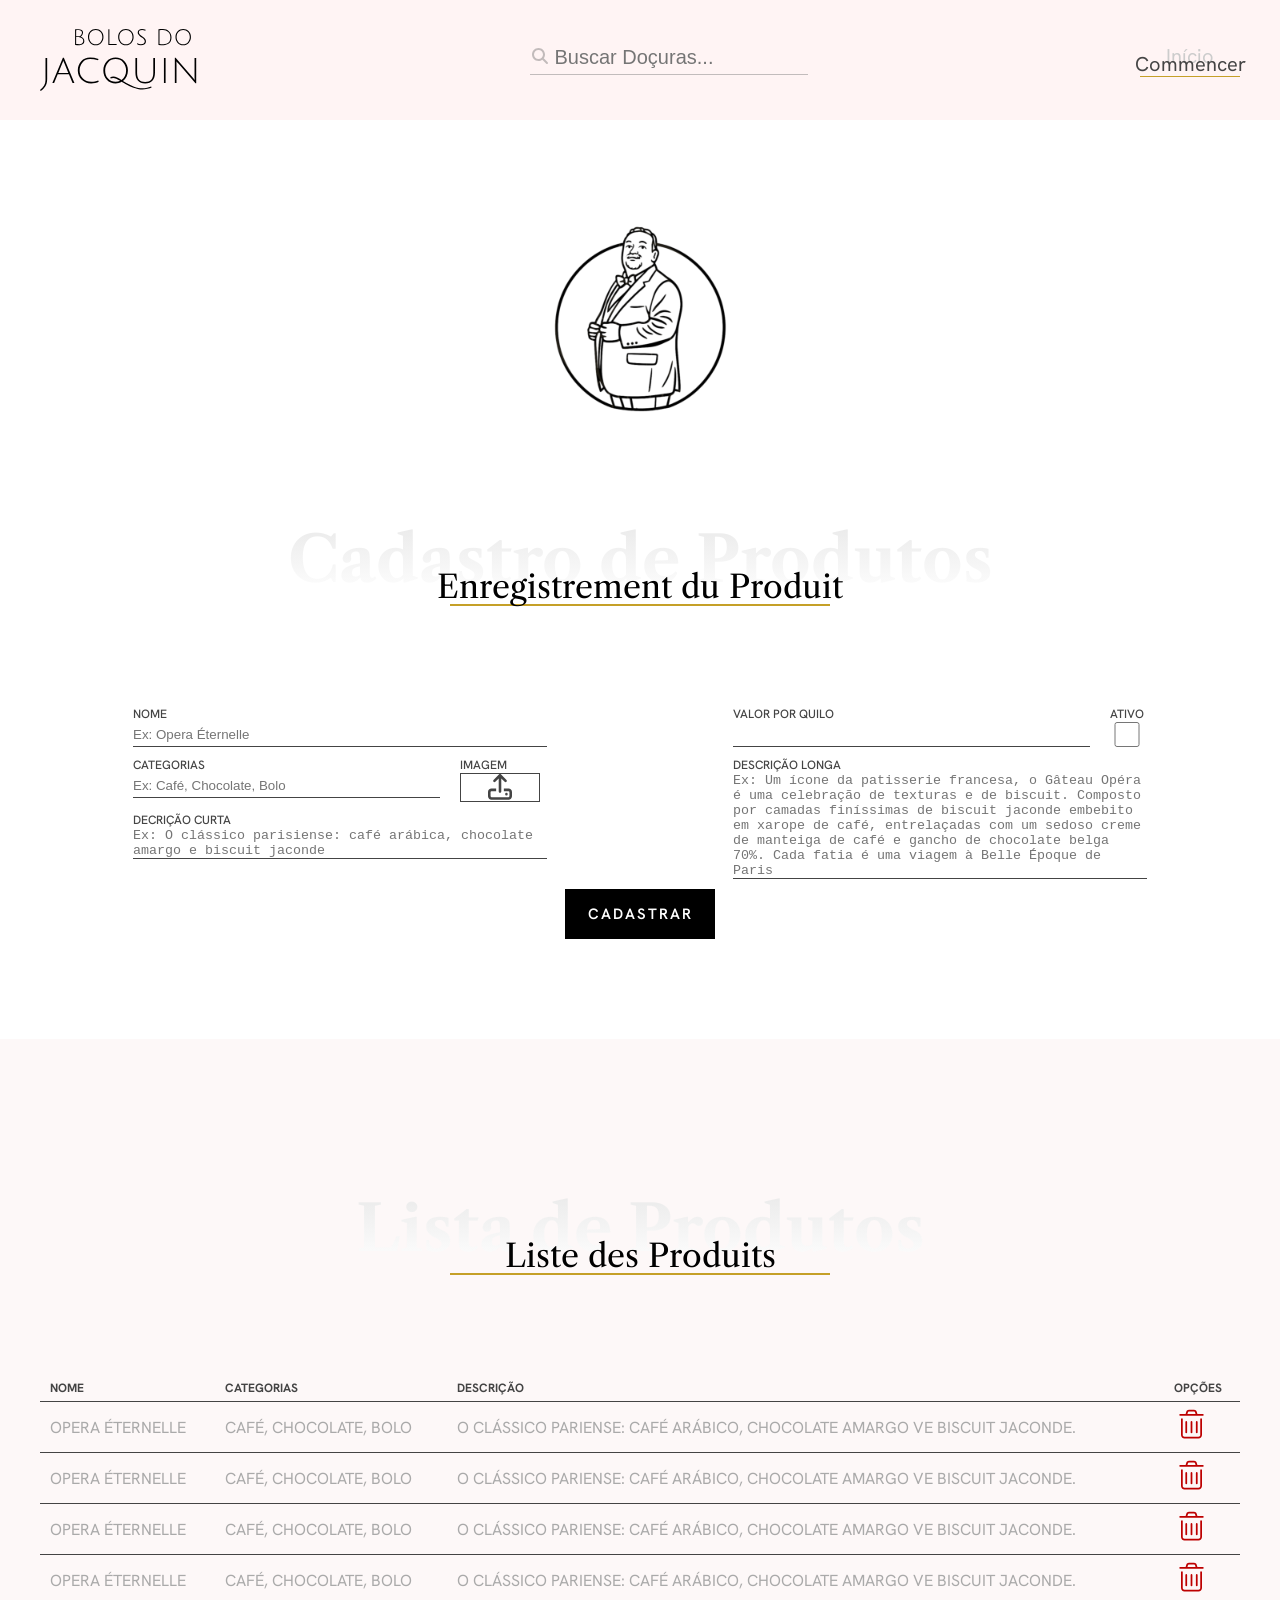
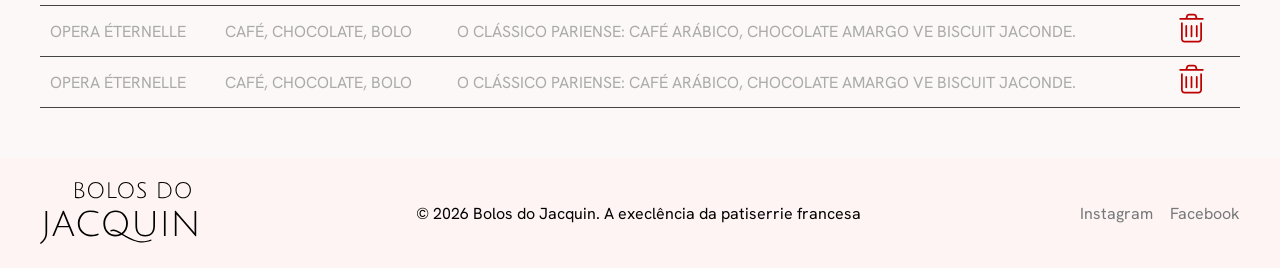
<file: admProduto/index.html>
<!DOCTYPE html>
<html lang="pt-br">

<head>
    <meta charset="UTF-8">
    <meta name="viewport" content="width=device-width, initial-scale=1.0">
    <title>Bolos do Jacquin - adm</title>
    <link rel="stylesheet" href="style.css">
    <link rel="preconnect" href="https://fonts.googleapis.com">
    <link rel="preconnect" href="https://fonts.gstatic.com" crossorigin>
    <link
        href="https://fonts.googleapis.com/css2?family=Hanken+Grotesk:ital,wght@0,100..900;1,100..900&family=Libre+Caslon+Text:ital,wght@0,400;0,700;1,400&display=swap"
        rel="stylesheet">
</head>

<body>
    <header>
        <div class="container header_container">

            <img src="../IMG/Logo.svg" alt="">

            <div class="box_busca">
                <svg xmlns="http://www.w3.org/2000/svg"
                    viewBox="0 0 640 640"><!--!Font Awesome Free 7.3.1 by @fontawesome - https://fontawesome.com License - https://fontawesome.com/license/free Copyright 2026 Fonticons, Inc.-->
                    <path
                        d="M480 272C480 317.9 465.1 360.3 440 394.7L566.6 521.4C579.1 533.9 579.1 554.2 566.6 566.7C554.1 579.2 533.8 579.2 521.3 566.7L394.7 440C360.3 465.1 317.9 480 272 480C157.1 480 64 386.9 64 272C64 157.1 157.1 64 272 64C386.9 64 480 157.1 480 272zM272 416C351.5 416 416 351.5 416 272C416 192.5 351.5 128 272 128C192.5 128 128 192.5 128 272C128 351.5 192.5 416 272 416z" />
                </svg>
                <input type="text" placeholder="Buscar Doçuras...">
            </div>

            <a class="link_inicial" href="">
                Início
                <span>Commencer</span>
                <hr>
            </a>

            <button>
                <svg xmlns="http://www.w3.org/2000/svg"
                    viewBox="0 0 640 640"><!--! Font Awesome Pro 7.3.1 by @fontawesome - https://fontawesome.com License - https://fontawesome.com/license (Commercial License) Copyright 2026 Fonticons, Inc. -->
                    <path fill="currentColor"
                        d="M360 128L116.3 320L544 320C544 192 432 128 360 128zM64 336C64 326.2 68.5 316.9 76.2 310.9L340.2 102.9C345.8 98.5 352.8 96 360 96C404.3 96 457.6 115.2 499.9 151.8C543.1 189.2 576 245.7 576 320L576 480C576 515.3 547.3 544 512 544L128 544C92.7 544 64 515.3 64 480L64 336zM96 416L544 416L544 352L96 352L96 416zM96 448L96 480C96 497.7 110.3 512 128 512L512 512C529.7 512 544 497.7 544 480L544 448L96 448z" />
                </svg>
            </button>
        </div>
    </header>

    <main>
        <h1>Pagina administrativa - Bolos do Jacquin</h1>
        <section class="cad_produtos">
            <div class="container cad_container">
                <img class="icon_jacquin" src="../IMG/Logo Bolos do Jacquin.png" alt="">
                <div class="box_h2">
                    <h2>Cadastro de Produtos</h2>
                    <span>Enregistrement du Produit</span>
                    <hr>
                </div>

                <form action="">
                    <div class="inputs_form">
                        <div class="form_coluna1">
                            <div class="linha_form lf_coluna">
                                <label for="">nome</label>
                                <input placeholder="Ex: Opera Éternelle" type="text" name="" id="">
                            </div>

                            <div class="linha_form lf_linha">
                                <div class="input_cat lf_coluna">
                                    <label for="">categorias</label>
                                    <input type="text" placeholder="Ex: Café, Chocolate, Bolo">
                                </div>
                                <div class="input_img lf_coluna">
                                    <span>imagem</span>
                                    <label for="img">
                                        <svg xmlns="http://www.w3.org/2000/svg"
                                            viewBox="0 0 448 512"><!--! Font Awesome Pro 7.3.1 by @fontawesome - https://fontawesome.com License - https://fontawesome.com/license (Commercial License) Copyright 2026 Fonticons, Inc. -->
                                            <path fill="currentColor"
                                                d="M248 328c0 13.3-10.7 24-24 24s-24-10.7-24-24l0-246.1-63 63c-9.4 9.4-24.6 9.4-33.9 0s-9.4-24.6 0-33.9L207 7c9.4-9.4 24.6-9.4 33.9 0L345 111c9.4 9.4 9.4 24.6 0 33.9s-24.6 9.4-33.9 0l-63-63 0 246.1zm-96-8l-88 0c-8.8 0-16 7.2-16 16l0 80c0 8.8 7.2 16 16 16l320 0c8.8 0 16-7.2 16-16l0-80c0-8.8-7.2-16-16-16l-88 0 0-48 88 0c35.3 0 64 28.7 64 64l0 80c0 35.3-28.7 64-64 64L64 480c-35.3 0-64-28.7-64-64l0-80c0-35.3 28.7-64 64-64l88 0 0 48zm168 56a24 24 0 1 1 48 0 24 24 0 1 1 -48 0z" />
                                        </svg>
                                    </label>
                                    <input type="file" name="img" id="img">
                                </div>
                            </div>

                            <div class="linha_form lf_coluna">
                                <label for="">decrição curta</label>
                                <textarea name="" id="" rows="2"
                                    placeholder="Ex: O clássico parisiense: café arábica, chocolate amargo e biscuit jaconde "></textarea>
                            </div>
                        </div>

                        <div class="form_coluna2">
                            <div class="linha_form lf_linha">
                                <div class="input_valor lf_coluna">
                                    <label for="">valor por quilo</label>
                                    <input type="text" name="" id="">
                                </div>
                                <div class="input_ativo lf_coluna">
                                    <label for="">ativo</label>
                                    <input type="checkbox" name="" id="">
                                </div>
                            </div>

                            <div class="linha_form lf_coluna">
                                <label for="">descrição longa</label>
                                <textarea name="" id="" rows="7"
                                    placeholder="Ex: Um ícone da patisserie francesa, o Gâteau Opéra é uma celebração de texturas e de biscuit. Composto por camadas finíssimas de biscuit jaconde embebito em xarope de café, entrelaçadas com um sedoso creme de manteiga de café e gancho de chocolate belga 70%. Cada fatia é uma viagem à Belle Époque de Paris"></textarea>
                            </div>
                        </div>
                    </div>

                    <input type="button" value="cadastrar">
                </form>
            </div>
        </section>

        <section class="list_produtos">
            <div class="container list_container">
                <div class="box_h2">
                    <h2>Lista de Produtos</h2>
                    <span>Liste des Produits</span>
                    <hr>
                </div>

                <table>
                    <thead>
                        <tr>
                            <th>nome</th>
                            <th>categorias</th>
                            <th>descrição</th>
                            <th>opções</th>
                        </tr>
                    </thead>
                    <tbody>
                        <tr>
                            <td data-cell="nome">Opera Éternelle</td>
                            <td data-cell="categorias">Café, Chocolate, Bolo</td>
                            <td data-cell="descrição">o clássico pariense: café arábico, chocolate amargo ve biscuit jaconde.</td>
                            <td data-cell="opções">
                              <svg xmlns="http://www.w3.org/2000/svg" viewBox="0 0 640 640"><!--! Font Awesome Pro 7.2.0 by @fontawesome - https://fontawesome.com License - https://fontawesome.com/license (Commercial License) Copyright 2026 Fonticons, Inc. --><path fill="currentColor" d="M256.5 91.4C258.5 84.6 264.8 80 271.8 80L368.2 80C375.3 80 381.5 84.6 383.5 91.4L394.5 128L245.5 128L256.5 91.4zM212.1 128L112 128C103.2 128 96 135.2 96 144C96 152.8 103.2 160 112 160L528 160C536.8 160 544 152.8 544 144C544 135.2 536.8 128 528 128L427.9 128L414.2 82.2C408.1 61.9 389.4 48 368.2 48L271.8 48C250.6 48 231.9 61.9 225.8 82.2L212.1 128zM128 208L128 512C128 547.3 156.7 576 192 576L448 576C483.3 576 512 547.3 512 512L512 208L480 208L480 512C480 529.7 465.7 544 448 544L192 544C174.3 544 160 529.7 160 512L160 208L128 208zM240 272C240 263.2 232.8 256 224 256C215.2 256 208 263.2 208 272L208 464C208 472.8 215.2 480 224 480C232.8 480 240 472.8 240 464L240 272zM336 272C336 263.2 328.8 256 320 256C311.2 256 304 263.2 304 272L304 464C304 472.8 311.2 480 320 480C328.8 480 336 472.8 336 464L336 272zM432 272C432 263.2 424.8 256 416 256C407.2 256 400 263.2 400 272L400 464C400 472.8 407.2 480 416 480C424.8 480 432 472.8 432 464L432 272z"/></svg>  
                            </td>
                        </tr>
                        <tr>
                            <td data-cell="nome">Opera Éternelle</td>
                            <td data-cell="categorias">Café, Chocolate, Bolo</td>
                            <td data-cell="descrição">o clássico pariense: café arábico, chocolate amargo ve biscuit jaconde.</td>
                            <td data-cell="opções">
                              <svg xmlns="http://www.w3.org/2000/svg" viewBox="0 0 640 640"><!--! Font Awesome Pro 7.2.0 by @fontawesome - https://fontawesome.com License - https://fontawesome.com/license (Commercial License) Copyright 2026 Fonticons, Inc. --><path fill="currentColor" d="M256.5 91.4C258.5 84.6 264.8 80 271.8 80L368.2 80C375.3 80 381.5 84.6 383.5 91.4L394.5 128L245.5 128L256.5 91.4zM212.1 128L112 128C103.2 128 96 135.2 96 144C96 152.8 103.2 160 112 160L528 160C536.8 160 544 152.8 544 144C544 135.2 536.8 128 528 128L427.9 128L414.2 82.2C408.1 61.9 389.4 48 368.2 48L271.8 48C250.6 48 231.9 61.9 225.8 82.2L212.1 128zM128 208L128 512C128 547.3 156.7 576 192 576L448 576C483.3 576 512 547.3 512 512L512 208L480 208L480 512C480 529.7 465.7 544 448 544L192 544C174.3 544 160 529.7 160 512L160 208L128 208zM240 272C240 263.2 232.8 256 224 256C215.2 256 208 263.2 208 272L208 464C208 472.8 215.2 480 224 480C232.8 480 240 472.8 240 464L240 272zM336 272C336 263.2 328.8 256 320 256C311.2 256 304 263.2 304 272L304 464C304 472.8 311.2 480 320 480C328.8 480 336 472.8 336 464L336 272zM432 272C432 263.2 424.8 256 416 256C407.2 256 400 263.2 400 272L400 464C400 472.8 407.2 480 416 480C424.8 480 432 472.8 432 464L432 272z"/></svg>  
                            </td>
                        </tr>
                        <tr>
                            <td data-cell="nome">Opera Éternelle</td>
                            <td data-cell="categorias">Café, Chocolate, Bolo</td>
                            <td data-cell="descrição">o clássico pariense: café arábico, chocolate amargo ve biscuit jaconde.</td>
                            <td data-cell="opções">
                              <svg xmlns="http://www.w3.org/2000/svg" viewBox="0 0 640 640"><!--! Font Awesome Pro 7.2.0 by @fontawesome - https://fontawesome.com License - https://fontawesome.com/license (Commercial License) Copyright 2026 Fonticons, Inc. --><path fill="currentColor" d="M256.5 91.4C258.5 84.6 264.8 80 271.8 80L368.2 80C375.3 80 381.5 84.6 383.5 91.4L394.5 128L245.5 128L256.5 91.4zM212.1 128L112 128C103.2 128 96 135.2 96 144C96 152.8 103.2 160 112 160L528 160C536.8 160 544 152.8 544 144C544 135.2 536.8 128 528 128L427.9 128L414.2 82.2C408.1 61.9 389.4 48 368.2 48L271.8 48C250.6 48 231.9 61.9 225.8 82.2L212.1 128zM128 208L128 512C128 547.3 156.7 576 192 576L448 576C483.3 576 512 547.3 512 512L512 208L480 208L480 512C480 529.7 465.7 544 448 544L192 544C174.3 544 160 529.7 160 512L160 208L128 208zM240 272C240 263.2 232.8 256 224 256C215.2 256 208 263.2 208 272L208 464C208 472.8 215.2 480 224 480C232.8 480 240 472.8 240 464L240 272zM336 272C336 263.2 328.8 256 320 256C311.2 256 304 263.2 304 272L304 464C304 472.8 311.2 480 320 480C328.8 480 336 472.8 336 464L336 272zM432 272C432 263.2 424.8 256 416 256C407.2 256 400 263.2 400 272L400 464C400 472.8 407.2 480 416 480C424.8 480 432 472.8 432 464L432 272z"/></svg>  
                            </td>
                        </tr>
                        <tr>
                            <td data-cell="nome">Opera Éternelle</td>
                            <td data-cell="categorias">Café, Chocolate, Bolo</td>
                            <td data-cell="descrição">o clássico pariense: café arábico, chocolate amargo ve biscuit jaconde.</td>
                            <td data-cell="opções">
                              <svg xmlns="http://www.w3.org/2000/svg" viewBox="0 0 640 640"><!--! Font Awesome Pro 7.2.0 by @fontawesome - https://fontawesome.com License - https://fontawesome.com/license (Commercial License) Copyright 2026 Fonticons, Inc. --><path fill="currentColor" d="M256.5 91.4C258.5 84.6 264.8 80 271.8 80L368.2 80C375.3 80 381.5 84.6 383.5 91.4L394.5 128L245.5 128L256.5 91.4zM212.1 128L112 128C103.2 128 96 135.2 96 144C96 152.8 103.2 160 112 160L528 160C536.8 160 544 152.8 544 144C544 135.2 536.8 128 528 128L427.9 128L414.2 82.2C408.1 61.9 389.4 48 368.2 48L271.8 48C250.6 48 231.9 61.9 225.8 82.2L212.1 128zM128 208L128 512C128 547.3 156.7 576 192 576L448 576C483.3 576 512 547.3 512 512L512 208L480 208L480 512C480 529.7 465.7 544 448 544L192 544C174.3 544 160 529.7 160 512L160 208L128 208zM240 272C240 263.2 232.8 256 224 256C215.2 256 208 263.2 208 272L208 464C208 472.8 215.2 480 224 480C232.8 480 240 472.8 240 464L240 272zM336 272C336 263.2 328.8 256 320 256C311.2 256 304 263.2 304 272L304 464C304 472.8 311.2 480 320 480C328.8 480 336 472.8 336 464L336 272zM432 272C432 263.2 424.8 256 416 256C407.2 256 400 263.2 400 272L400 464C400 472.8 407.2 480 416 480C424.8 480 432 472.8 432 464L432 272z"/></svg>  
                            </td>
                        </tr>
                        <tr>
                            <td data-cell="nome">Opera Éternelle</td>
                            <td data-cell="categorias">Café, Chocolate, Bolo</td>
                            <td data-cell="descrição">o clássico pariense: café arábico, chocolate amargo ve biscuit jaconde.</td>
                            <td data-cell="opções">
                              <svg xmlns="http://www.w3.org/2000/svg" viewBox="0 0 640 640"><!--! Font Awesome Pro 7.2.0 by @fontawesome - https://fontawesome.com License - https://fontawesome.com/license (Commercial License) Copyright 2026 Fonticons, Inc. --><path fill="currentColor" d="M256.5 91.4C258.5 84.6 264.8 80 271.8 80L368.2 80C375.3 80 381.5 84.6 383.5 91.4L394.5 128L245.5 128L256.5 91.4zM212.1 128L112 128C103.2 128 96 135.2 96 144C96 152.8 103.2 160 112 160L528 160C536.8 160 544 152.8 544 144C544 135.2 536.8 128 528 128L427.9 128L414.2 82.2C408.1 61.9 389.4 48 368.2 48L271.8 48C250.6 48 231.9 61.9 225.8 82.2L212.1 128zM128 208L128 512C128 547.3 156.7 576 192 576L448 576C483.3 576 512 547.3 512 512L512 208L480 208L480 512C480 529.7 465.7 544 448 544L192 544C174.3 544 160 529.7 160 512L160 208L128 208zM240 272C240 263.2 232.8 256 224 256C215.2 256 208 263.2 208 272L208 464C208 472.8 215.2 480 224 480C232.8 480 240 472.8 240 464L240 272zM336 272C336 263.2 328.8 256 320 256C311.2 256 304 263.2 304 272L304 464C304 472.8 311.2 480 320 480C328.8 480 336 472.8 336 464L336 272zM432 272C432 263.2 424.8 256 416 256C407.2 256 400 263.2 400 272L400 464C400 472.8 407.2 480 416 480C424.8 480 432 472.8 432 464L432 272z"/></svg>  
                            </td>
                        </tr>
                        <tr>
                            <td data-cell="nome">Opera Éternelle</td>
                            <td data-cell="categorias">Café, Chocolate, Bolo</td>
                            <td data-cell="descrição">o clássico pariense: café arábico, chocolate amargo ve biscuit jaconde.</td>
                            <td data-cell="opções">
                              <svg xmlns="http://www.w3.org/2000/svg" viewBox="0 0 640 640"><!--! Font Awesome Pro 7.2.0 by @fontawesome - https://fontawesome.com License - https://fontawesome.com/license (Commercial License) Copyright 2026 Fonticons, Inc. --><path fill="currentColor" d="M256.5 91.4C258.5 84.6 264.8 80 271.8 80L368.2 80C375.3 80 381.5 84.6 383.5 91.4L394.5 128L245.5 128L256.5 91.4zM212.1 128L112 128C103.2 128 96 135.2 96 144C96 152.8 103.2 160 112 160L528 160C536.8 160 544 152.8 544 144C544 135.2 536.8 128 528 128L427.9 128L414.2 82.2C408.1 61.9 389.4 48 368.2 48L271.8 48C250.6 48 231.9 61.9 225.8 82.2L212.1 128zM128 208L128 512C128 547.3 156.7 576 192 576L448 576C483.3 576 512 547.3 512 512L512 208L480 208L480 512C480 529.7 465.7 544 448 544L192 544C174.3 544 160 529.7 160 512L160 208L128 208zM240 272C240 263.2 232.8 256 224 256C215.2 256 208 263.2 208 272L208 464C208 472.8 215.2 480 224 480C232.8 480 240 472.8 240 464L240 272zM336 272C336 263.2 328.8 256 320 256C311.2 256 304 263.2 304 272L304 464C304 472.8 311.2 480 320 480C328.8 480 336 472.8 336 464L336 272zM432 272C432 263.2 424.8 256 416 256C407.2 256 400 263.2 400 272L400 464C400 472.8 407.2 480 416 480C424.8 480 432 472.8 432 464L432 272z"/></svg>  
                            </td>
                        </tr>
                    </tbody>
                </table>
            </div>
        </section>
    </main>
    <footer>
          <div class="home_container footer_container">
            <img src="../IMG/Logo.svg" alt="Logo bolos do jacquin">
            <span>© 2026 Bolos do Jacquin. A execlência da patiserrie francesa</span>
            <nav class="nav_footer">
                <a href="">Instagram</a>
                <a href="">Facebook</a>
            </nav>
        </div>
    </footer>

</body>

</html>
</file>
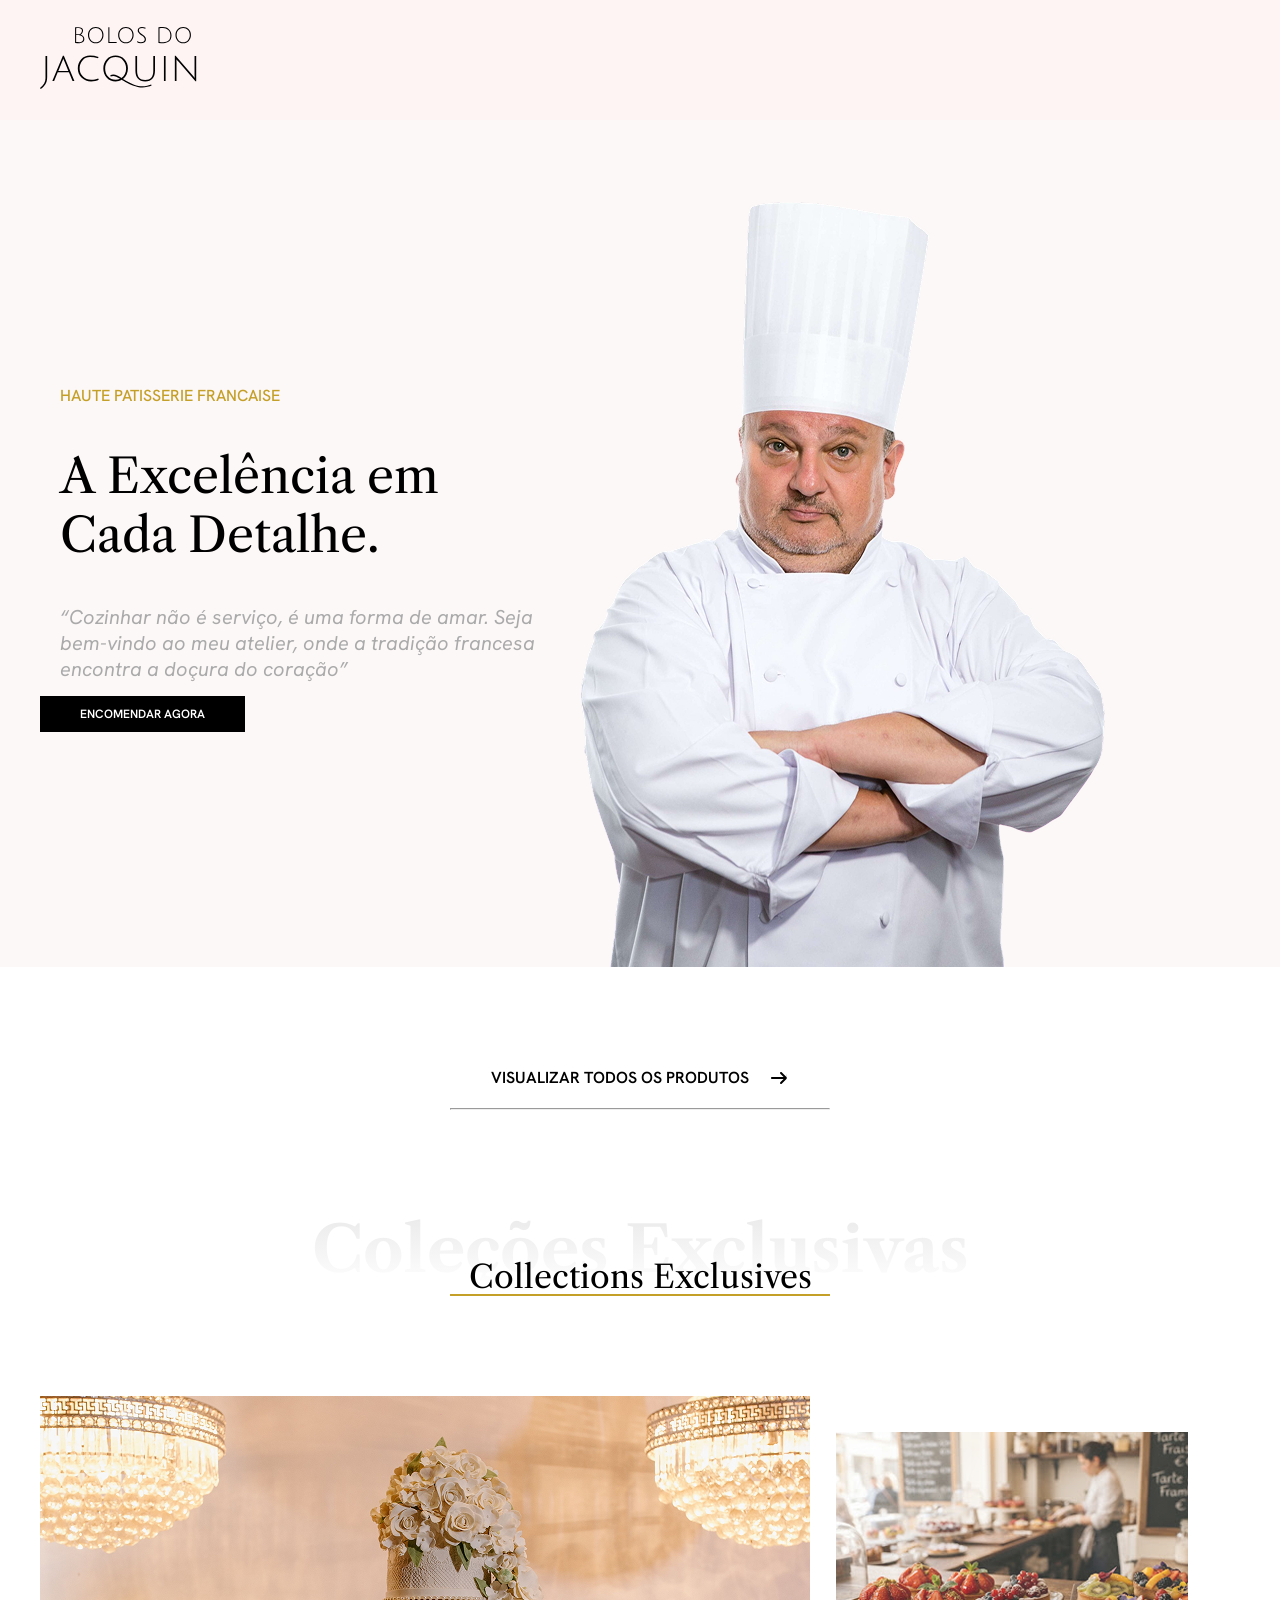
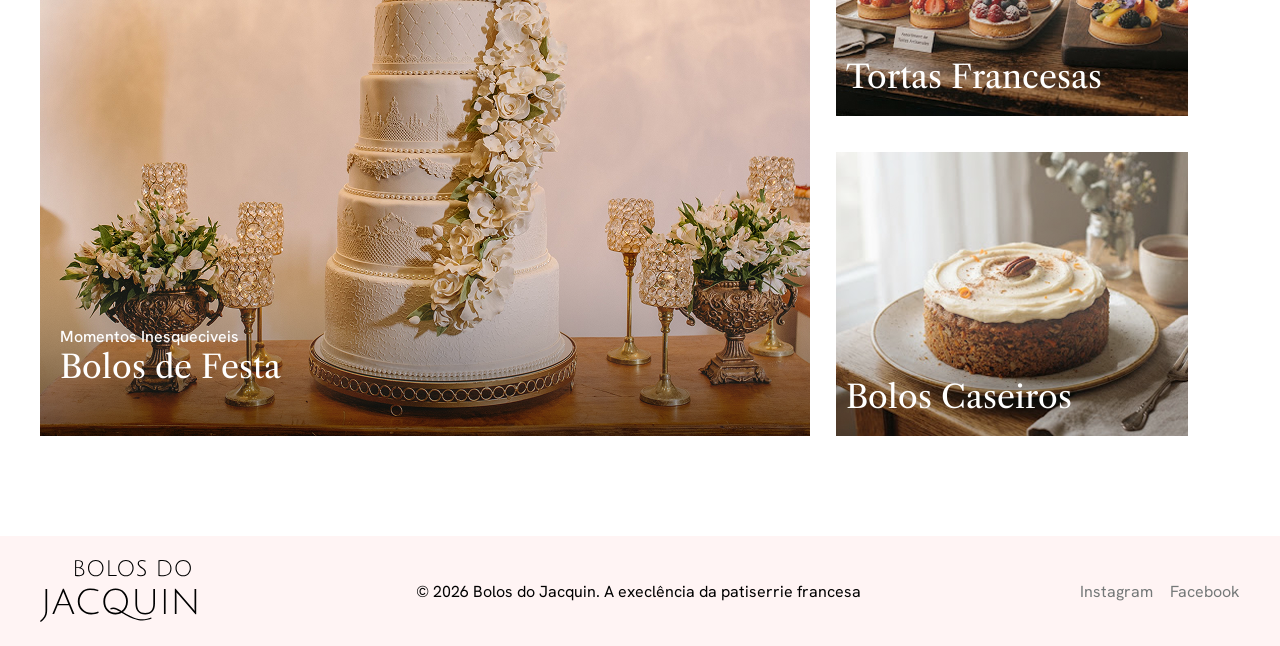
<file: home/index.html>
<!DOCTYPE html>
<html lang="pt-br">

<head>
    <meta charset="UTF-8">
    <meta name="viewport" content="width=device-width, initial-scale=1.0">
    <title> Home - Bolos do Jacquin</title>
    <link rel="stylesheet" href="style.css">
    <link rel="preconnect" href="https://fonts.googleapis.com">
    <link rel="preconnect" href="https://fonts.gstatic.com" crossorigin>
    <link
        href="https://fonts.googleapis.com/css2?family=Hanken+Grotesk:ital,wght@0,100..900;1,100..900&family=Libre+Caslon+Text:ital,wght@0,400;0,700;1,400&display=swap"
        rel="stylesheet">
</head>

<body>
    <header class="home_cabecalho">
        <div class="home_container">
            <img src="../IMG/Logo.svg" alt="logo bolos do Jacquin">
        </div>
    </header>
    <main>
        <section class="home_banner">
            <div class="home_container banner_container">
                <div class="box_texto_banner">
                    <span class="linha1">haute patisserie francaise</span><br>
                    <span class="linha2">A Excelência em Cada Detalhe.</span>
                    <p class="linha3">“Cozinhar não é serviço, é uma forma de amar.
                        Seja bem-vindo ao meu atelier, onde a tradição francesa encontra a doçura do coração”</p>
                    <a class="linha4" href="">encomendar agora</a>
                </div>
                <img src="../IMG/jacquin_banner.png" alt="foto do Jacquin vestindo sua dólma">
            </div>
        </section>

        <section class="home_container home_produtos">
            <div class="link_produtos">
                <div>
                    <a href="">visualizar todos os produtos</a>
                    <svg xmlns="http://www.w3.org/2000/svg"
                        viewBox="0 0 640 640"><!--!Font Awesome Free 7.3.1 by @fontawesome - https://fontawesome.com License - https://fontawesome.com/license/free Copyright 2026 Fonticons, Inc.-->
                        <path
                            d="M566.6 342.6C579.1 33.1 579.1 309.8 566.6 297.3L406.6 137.3C394.1 124.8 373.8 124.8 361.3 137.3C348.8 149.8 348.8 170.1 361.3 182.6L466.7 288L96 288C78.3 288 64 302.3 64 320C64 337.7 78.3 352 96 352L466.7 352L361.3 457.4C348.8 469.9 348.8 490.2 361.3 502.7C373.8 515.2 394.1 515.2 406.6 502.7L566.6 342.7z" />
                    </svg>
                </div>
                <hr>
            </div>
            <div class="home_subtitulo">
                <h2>Coleções Exclusivas</h2>
                <span>Collections Exclusives</span>
                <hr>
            </div>

            <div class="container_categorias">
                <a href="">
                    <div class="img_categoria1">
                        <span>Momentos Inesqueciveis</span>
                        <h3>Bolos de Festa</h3>
                    </div>
                </a>
                <div class="col_categorias">
                    <a href="">
                        <div class="img_categoria2">
                            <h3>Tortas Francesas</h3>
                    </a>
                </div>
                <a href="">
                    <div class="img_categoria3">
                        <h3>Bolos Caseiros</h3>
                    </div>
            </div>
            </a>
            <div class="col_categorias"></div>
            </div>
        </section>
    </main>
    <footer>
        <div class="home_container footer_container">
            <img src="../IMG/Logo.svg" alt="Logo bolos do jacquin">
            <span>© 2026 Bolos do Jacquin. A execlência da patiserrie francesa</span>
            <nav class="nav_footer">
                <a href="">Instagram</a>
                <a href="">Facebook</a>
            </nav>
        </div>
    </footer>

</body>

</html>
</file>
<file: admProduto/style.css>
* {
    margin: 0;
    padding: 0;
    box-sizing: border-box;
}

:root {
    --corPrincipal: #fff4f4;
    --fontHanken: "Hanken Grotesk", sans-serif;
    --corDourado: #c5a028;
    --corSecundaria: #fdf8f8;
}

.container {
    width: 95%;
    max-width: 1200px;
    margin: 0 auto;
    /* background-color: aqua; */
}

header {
    background-color: var(--corPrincipal);
    font-family: "Hanken Grotesk", sans-serif;
}

.header_container {
    display: flex;
    justify-content: space-between;
    align-items: center;
    height: 120px;
}

.box_busca {}

.box_busca svg {
    width: 20px;
    position: absolute;
    fill: #66666666;
}

.box_busca input {
    padding-left: 25px;
    background-color: transparent;
    border: none;
    border-bottom: solid 1px #66666666;
    padding-bottom: 5px;
    font-size: 20px;
}

.box_busca input:focus {
    outline: none;

}

.link_inicial {
    color: #cccccc;
    text-decoration: none;
    font-size: 20px;
    position: relative;
    text-align: center;
}

.link_inicial span {
    color: #444444;
    position: absolute;
    left: -5px;
    top: 8px;
}

.link_inicial hr {
    margin-top: 7px;
    width: 100px;
    background-color: var(--corDourado);
    border: none;
    height: 1px;
}

/* ----------BOTAO MENU--------- */
.header_container button {
    background-color: transparent;
    border: none;
    display: none;
}


.header_container button svg {
    width: 32px;
}




h1 {
    position: absolute;
    width: 1px;
    height: 1px;
    margin: -1px;
    overflow: hidden;
}

/* -------SECAO CADASTRO DE PROdUTOS------- */
.cad_container {
    display: flex;
    flex-direction: column;
    align-items: center;
    padding: 100px 0;
}

.icon_jacquin {
    width: 200px;
}

.box_h2 {
    font-family: "Libre Caslon Text", serif;
    display: flex;
    flex-direction: column;
    align-items: center;
    position: relative;
    margin-top: 100px;
    margin-bottom: 100px;
}

.box_h2 h2 {
    font-weight: 700;
    font-size: 64px;
    background-image: linear-gradient(0deg, #ffffff, #e9e9e9);
    background-clip: text;
    -webkit-background-clip: text;

    color: transparent;
    -webkit-text-fill-color: transparent;
}

.box_h2 span {
    font-size: 32px;
    position: absolute;
    bottom: -10px;
    margin-bottom: 10px;
}

.box_h2 hr {
    max-width: 380px;
    width: 100%;
    background-color: #c5a028;
    margin-top: 5px;
    border: none;
    height: 2px;
}

/* --------FORMULARIO---------- */
form {
    /* background-color: aqua; */
    width: 100%;
}

.inputs_form {
    display: flex;
    justify-content: space-around;
    width: 100%;
    max-width: 1200px;
}

.lf_coluna {
    display: flex;
    flex-direction: column;
}

.lf_linha {
    display: flex;

}

.input_img svg {
    width: 24px;
}

.form_coluna1,
.form_coluna2 {
    max-width: 414px;
    width: 45%;
}

.input_img span,
form label {
    font-family: var(--fontHanken);
    text-transform: uppercase;
    color: #444444;
    font-size: 12px;
    font-weight: 500;
}

.inputs_form input[type=text],
.inputs_form textarea {
    background-color: transparent;
    border: none;
    border-bottom: solid 1px #444444;
    resize: none;
}

.inputs_form input[type=text]:focus,
.inputs_form textarea:focus {
    outline: none;
}

.linha_form {
    margin-bottom: 10px;
}

.inputs_form input[type=file] {
    display: none;
}

.input_img label {
    /* background-color: blueviolet; */
    display: flex;
    align-items: center;
    justify-content: center;
    width: 80px;
    border: solid 1px #444444;
}

.input_img label:hover {
    cursor: pointer;
}

form input[type=checkbox],
form input[type=text] {
    height: 25px;
}

.input_cat {
    width: 79%;
}

.input_valor {
    width: 91%;
}

.input_valor input {
    margin-right: 20px;
    max-width: 360px;
}

.input_cat input {
    max-width: 314px;
    margin-right: 20px;
}


form input[type=button] {
    margin: 0 auto;
    display: block;
    background-color: #000;
    color: #ffff;
    font-family: var(--fontHanken);
    border: none;
    height: 50px;
    width: 150px;
    text-transform: uppercase;

    font-size: 15px;
    font-weight: 600;
    letter-spacing: 2px;
    cursor: pointer;
}




/* ---------LISTA DE PRODUTOS--------- */

.list_produtos {
    background-color: var(--corSecundaria);
    padding-top: 50px;
    padding-bottom: 50px;
}

table {
    /* background-color: aquamarine; */
    width: 100%;
    font-family: var(--fontHanken);
    text-transform: uppercase;
    border-collapse: collapse;
}

thead {
    font-size: 12px;
    font-weight: 600;
    color: #444444;
    text-align: left;
}

tbody {
    color: #aaaaaa;

}

table svg {
    width: 35px;
    color: #bd0000;
    cursor: pointer;
}

th,
td {
    border-bottom: solid 1px #444444;
    padding: 5px 10px;
}



/* ----------FOOTER---------- */
footer {
    background-color: #fff4f4;
    height: 110px;
    display: flex;
}

.footer_container {
    display: flex;
    justify-content: space-between;
    align-items: center;
}
.nav_footer a {
    text-decoration: none;
    color: #747878;
}

.nav_footer {
    display: flex;
    justify-content: space-between;
    width: 160px;
    
}

.footer_container span,
.nav_footer a {
    font-family: "Hanken Grotesk", sans-serif;
}


.home_container {
    width: 1200px;
    margin: 0 auto 0 auto;
}




/* ----------MEDIAS--------- */
@media screen and (max-width: 768px) {
    .header_container button {
        display: block;
    }

    .link_inicial,
    .box_busca {
        display: none;
    }

    .box_h2 h2 {
        font-size: 3px;
    }

    .box_h2 span {
        font-size: 24px;
        bottom: -18px;
        margin-bottom: 20px;
    }

    .box_h2 hr {
        margin-top: 10px;
        width: 70%;
    }

    .inputs_form {
        flex-direction: column;
        align-items: center;
    }

    .form_coluna1,
    .form_coluna2 {
        max-width: 500px;
        width: 80%;
    }

    /* --------LISTA DE PRODUTOS------ */
    thead {
        display: none;
    }

    tbody tr {
        display: flex;
        flex-direction: column;
        border: solid 1px #444444;
        border-radius: 10px;
        background-color: #ffffff;
        box-shadow: #00000052 5px 5px 5px;
        max-width: 500px;
        margin: 0 auto 50px;
    }

    tbody td {
        border: none;
    }

    tbody td::before {
        content: attr(data-cell)": ";
        font-size: 12px;
        color: #444444;
    }

    /* -------FOOTER---------- */
    footer{
        height: 380px;
    }

    .footer_container{
        flex-wrap: wrap;
        row-gap: 100px;
        justify-content: center;
        flex-direction: column;
    }

    footer img{
        width: 130px;
    }

    footer span{
        font-size: 20px;
    }

    footer nav{
        font-size: 20px;
        gap: 20px;
    }
}
</file>
<file: home/style.css>
* {
    margin: 0;
    padding: 0;
    box-sizing: border-box;
}


/*-------CABECALHO---------*/
.home_cabecalho {
    background-color: #fff4f4;
    height: 120px;
    display: flex;
    justify-content: center;
    align-items: center;
}


.home_container {
    /*background-color:aqua;*/
    width: 1200px;
    margin: 0 auto 0 auto;
}



/*-------BANNER---------*/
.home_banner {
    background-color: #fdf8f8;
}

.box_texto_banner {
    /*background-color: chartreuse;*/
    font-family: "Hanken Grotesk", sans-serif;
    max-width: 520px;
}

.banner_container {
    display: flex;
    align-items: center;
}

.linha1 {
    color: #c5a028;
    font-size: 16px;
    font-weight: 500;
    text-transform: uppercase;
    margin-bottom: 20px;
    display: inline-block;
    margin: 20px;
}


.linha2 {
    font-family: "Libre Caslon Text", serif;
    font-size: 48px;
    display: inline-block;
    margin: 20px;
}

.linha3 {
    font-size: 20px;
    font-style: italic;
    color: #aaaaaa;
    display: inline-block;
    margin: 20px;
}

.linha4 {
    font-weight: 600;
    font-size: 12px;
    text-transform: uppercase;
    color: #ffff;
    text-decoration: none;

    background-color: #000;
    padding: 10px 40px;
}

/*-----PRODUTOS------*/
.home_produtos {
    padding: 100px 0;
}

.link_produtos a {
    font-family: "Hanken Grotesk", sans-serif;
    font-weight: 600;
    font-size: 16px;
    text-transform: uppercase;

    text-decoration: none;
    color: #000000;
}

.link_produtos svg {
    width: 20px;
}

.link_produtos div {
    display: flex;
    align-items: center;
    justify-content: center;
    gap: 20px;
    margin-bottom: 20px;
}

.link_produtos hr {
    max-width: 380px;
    width: 100%;
    margin: 0 auto;
}

.home_subtitulo {
    font-family: "Libre Caslon Text", serif;
    /* background-color: darkgreen;*/
    display: flex;
    flex-direction: column;
    align-items: center;
    position: relative;
    margin-top: 100px;
    margin-bottom: 100px;
}

.home_subtitulo h2 {
    font-weight: 700;
    font-size: 64px;
    background-image: linear-gradient(0deg, #ffffff, #e9e9e9);
    background-clip: text;
    -webkit-background-clip: text;

    color: transparent;
    -webkit-text-fill-color: transparent;
}

.home_subtitulo span {
    font-size: 32px;
    position: absolute;
    bottom: -10px;
    margin-bottom: 10px;
}

.home_subtitulo hr {
    max-width: 380px;
    width: 100%;
    background-color: #c5a028;
    margin-top: 5px;
    border: none;
    height: 2px;
    /* margin-bottom: 100px; */
}

.img_categoria1 {
    background-image: url(../IMG/pexels-jonathanborba-26774588\ 1.png);
    width: 770px;
    height: 640px;
    display: flex;
    flex-direction: column;
    justify-content: flex-end;
    padding: 50px 20px;
}

.container_categorias {
    display: flex;
    width: 100%;
    justify-content: space-between;
}

.container_categorias a {
    color: #ffffff;
    text-decoration: none;
    justify-content: space-between;

}

.img_categoria1 span {
    font-family: "Hanken Grotesk", sans-serif;
    font-weight: 500;
}

.img_categoria1 h3 {
    font-size: 32px;
}

.home_produtos h3 {
    font-family: "Libre Caslon Text", serif;
    font-size: 32px;
    font-weight: 400;
}

.img_categoria1 h3 {
    font-size: 32px;
}

.img_categoria2 {
    background-image: url(../IMG/Image\ \(1\).png);
    width: 353px;
    height: 284px;
}

.img_categoria3 {
    background-image: url(../IMG/Image\ \(2\).png);
    width: 25%;
    max-width: 352px;
    height: 284px;
}

.img_categoria2,
.img_categoria3 {
    width: 352px;
    max-width: 352px;
    height: 284px;
    display: flex;
    align-items: flex-end;
    padding: 20px 10px;
    font-size: 24px;
}

.col_categorias {
    display: flex;
    flex-direction: column;
    justify-content: space-between;
}

/*-----FOOTER-----*/

footer{
    background-color: #fff4f4;
    height: 110px;
    display: flex;
}

.footer_container {
    display: flex;
    justify-content: space-between;
    align-items: center;
}

.nav_footer{
    display: flex;
    justify-content: space-between;
    width: 160px;

}

.footer_container span,
.nav_footer a {
    font-family: "Hanken Grotesk", sans-serif;
}

.nav_footer a{
    text-decoration: none;
    color: #747878;
}
</file>
